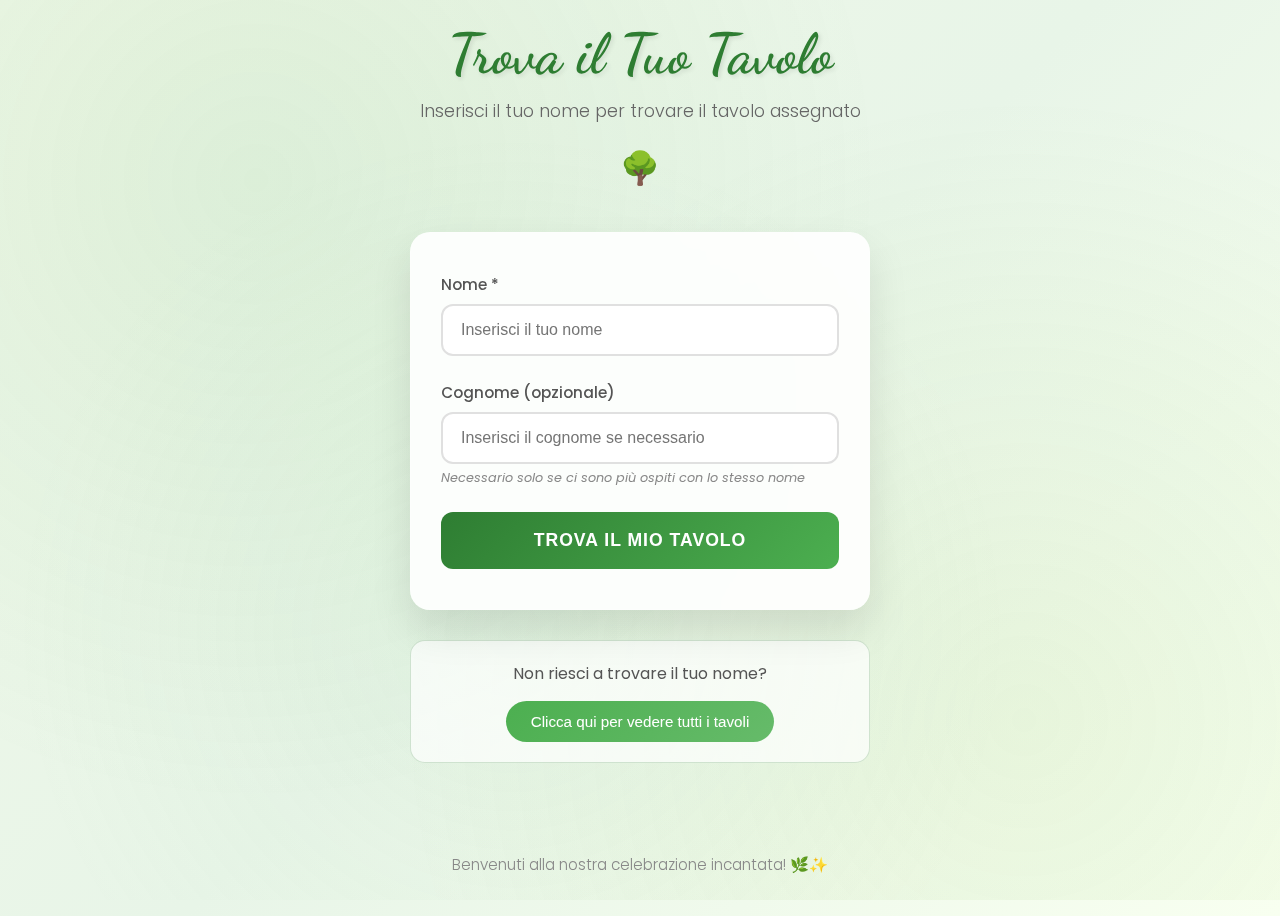
<file: index.html>
<!DOCTYPE html>
<html lang="it">
  <head>
    <meta charset="UTF-8" />
    <meta name="viewport" content="width=device-width, initial-scale=1.0" />
    <title>Assegnazione Tavoli Matrimonio</title>
    <link rel="stylesheet" href="style.css" />
    <link
      href="https://fonts.googleapis.com/css2?family=Dancing+Script:wght@400;600;700&family=Poppins:wght@300;400;500;600&display=swap"
      rel="stylesheet"
    />
  </head>
  <body>
    <div class="container">
      <div class="header">
        <h1 class="wedding-title">Trova il Tuo Tavolo</h1>
        <p class="wedding-subtitle">Inserisci il tuo nome per trovare il tavolo assegnato</p>
        <div class="heart-decoration">🌳</div>
      </div>

      <form id="guestForm" class="guest-form">
        <div class="form-group">
          <label for="firstName">Nome *</label>
          <input
            type="text"
            id="firstName"
            name="firstName"
            required
            placeholder="Inserisci il tuo nome"
          />
        </div>

        <div class="form-group">
          <label for="lastName">Cognome (opzionale)</label>
          <input
            type="text"
            id="lastName"
            name="lastName"
            placeholder="Inserisci il cognome se necessario"
          />
          <small class="form-help">Necessario solo se ci sono più ospiti con lo stesso nome</small>
        </div>

        <button type="submit" class="submit-btn">Trova il Mio Tavolo</button>
      </form>

      <div id="errorMessage" class="error-message" style="display: none"></div>

      <div class="backup-option">
        <p class="backup-text">Non riesci a trovare il tuo nome?</p>
        <button onclick="window.location.href='table-chart.html'" class="backup-btn">
          Clicca qui per vedere tutti i tavoli
        </button>
      </div>

      <div class="footer">
        <p>Benvenuti alla nostra celebrazione incantata! 🌿✨</p>
      </div>
    </div>

    <script src="guests.js"></script>
    <script src="script.js"></script>
  </body>
</html>
</file>
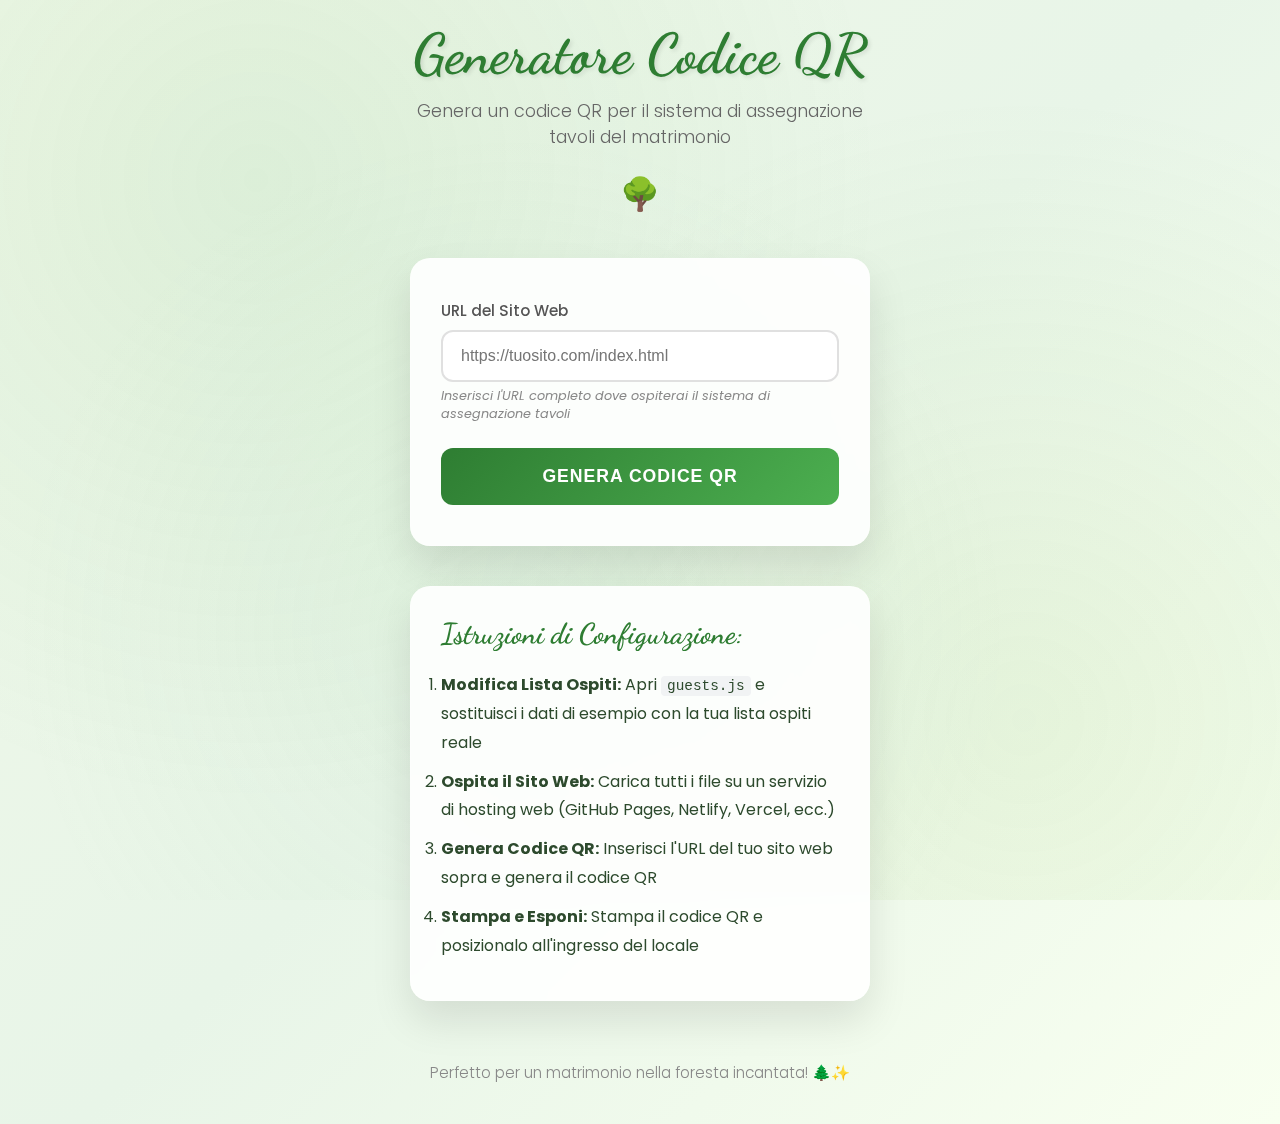
<file: generate-qr.html>
<!DOCTYPE html>
<html lang="it">
  <head>
    <meta charset="UTF-8" />
    <meta name="viewport" content="width=device-width, initial-scale=1.0" />
    <title>Generatore Codice QR - Assegnazione Tavoli Matrimonio</title>
    <link rel="stylesheet" href="style.css" />
    <link
      href="https://fonts.googleapis.com/css2?family=Dancing+Script:wght@400;600;700&family=Poppins:wght@300;400;500;600&display=swap"
      rel="stylesheet"
    />
  </head>
  <body>
    <div class="container">
      <div class="header">
        <h1 class="wedding-title">Generatore Codice QR</h1>
        <p class="wedding-subtitle">
          Genera un codice QR per il sistema di assegnazione tavoli del matrimonio
        </p>
        <div class="heart-decoration">🌳</div>
      </div>

      <div class="qr-generator">
        <div class="form-group">
          <label for="websiteUrl">URL del Sito Web</label>
          <input type="url" id="websiteUrl" placeholder="https://tuosito.com/index.html" value="" />
          <small class="form-help"
            >Inserisci l'URL completo dove ospiterai il sistema di assegnazione tavoli</small
          >
        </div>

        <button id="generateBtn" onclick="generateQR()" class="submit-btn">Genera Codice QR</button>

        <div id="qrResult" class="qr-result" style="display: none">
          <h3>Il Tuo Codice QR:</h3>
          <div id="qrcode"></div>
          <p class="qr-instructions">
            <strong>Istruzioni:</strong><br />
            1. Clicca con il tasto destro sul codice QR e salva l'immagine<br />
            2. Stampalo su un bel cartoncino o poster<br />
            3. Posizionalo all'ingresso del locale del matrimonio<br />
            4. Gli ospiti possono scansionarlo con le fotocamere dei loro telefoni per trovare i
            loro tavoli!
          </p>
          <button onclick="downloadQR()" class="back-btn">Scarica Codice QR</button>
        </div>
      </div>

      <div class="setup-instructions">
        <h3>Istruzioni di Configurazione:</h3>
        <ol>
          <li>
            <strong>Modifica Lista Ospiti:</strong> Apri <code>guests.js</code> e sostituisci i dati
            di esempio con la tua lista ospiti reale
          </li>
          <li>
            <strong>Ospita il Sito Web:</strong> Carica tutti i file su un servizio di hosting web
            (GitHub Pages, Netlify, Vercel, ecc.)
          </li>
          <li>
            <strong>Genera Codice QR:</strong> Inserisci l'URL del tuo sito web sopra e genera il
            codice QR
          </li>
          <li>
            <strong>Stampa e Esponi:</strong> Stampa il codice QR e posizionalo all'ingresso del
            locale
          </li>
        </ol>
      </div>

      <div class="footer">
        <p>Perfetto per un matrimonio nella foresta incantata! 🌲✨</p>
      </div>
    </div>

    <script>
      // Set default URL if running locally
      document.addEventListener('DOMContentLoaded', function () {
        const urlInput = document.getElementById('websiteUrl')
        if (window.location.protocol === 'file:') {
          urlInput.value = window.location.href.replace('generate-qr.html', 'index.html')
        }
      })

      let qrCanvas = null

      function generateQR() {
        const url = document.getElementById('websiteUrl').value
        if (!url) {
          alert('Per favore inserisci un URL del sito web')
          return
        }

        // Show loading state
        const generateBtn = document.getElementById('generateBtn')
        const originalText = generateBtn.textContent
        generateBtn.innerHTML = '<span class="loading"></span> Generazione...'
        generateBtn.disabled = true

        const qrContainer = document.getElementById('qrcode')
        qrContainer.innerHTML = ''

        try {
          // Use QR Server API - reliable and simple
          const qrUrl = `https://api.qrserver.com/v1/create-qr-code/?size=300x300&data=${encodeURIComponent(
            url
          )}&color=2e7d32&bgcolor=ffffff&margin=10`

          const img = document.createElement('img')
          img.src = qrUrl
          img.alt = 'Codice QR per il matrimonio'
          img.className = 'qr-code-image'
          img.style.borderRadius = '10px'
          img.style.boxShadow = '0 10px 30px rgba(0, 0, 0, 0.2)'
          img.style.maxWidth = '100%'
          img.style.height = 'auto'

          img.onload = function () {
            // Reset button
            generateBtn.textContent = originalText
            generateBtn.disabled = false

            qrContainer.appendChild(img)
            qrCanvas = img // Store for download
            document.getElementById('qrResult').style.display = 'block'
          }

          img.onerror = function () {
            // Reset button
            generateBtn.textContent = originalText
            generateBtn.disabled = false
            alert('Errore nella generazione del codice QR. Verifica la connessione internet.')
          }
        } catch (error) {
          // Reset button
          generateBtn.textContent = originalText
          generateBtn.disabled = false
          console.error('Error generating QR code:', error)
          alert('Errore nella generazione del codice QR. Riprova.')
        }
      }

      function downloadQR() {
        if (!qrCanvas) {
          alert('Per favore genera prima un codice QR')
          return
        }

        // For image-based QR codes, we'll download the image directly
        const link = document.createElement('a')
        link.download = 'matrimonio-mariam-ismail-qr-code.png'
        link.href = qrCanvas.src
        link.target = '_blank'
        document.body.appendChild(link)
        link.click()
        document.body.removeChild(link)
      }
    </script>

    <style>
      .qr-generator {
        background: rgba(255, 255, 255, 0.9);
        padding: 40px 30px;
        border-radius: 20px;
        box-shadow: 0 20px 40px rgba(0, 0, 0, 0.1);
        backdrop-filter: blur(10px);
        border: 1px solid rgba(255, 255, 255, 0.2);
        margin-bottom: 40px;
      }

      .qr-result {
        text-align: center;
        margin-top: 30px;
        padding-top: 30px;
        border-top: 1px solid #eee;
      }

      .qr-result h3 {
        margin-bottom: 20px;
        color: #2e7d32;
      }

      .qr-result canvas {
        border-radius: 10px;
        box-shadow: 0 10px 30px rgba(0, 0, 0, 0.1);
        margin-bottom: 20px;
      }

      .qr-instructions {
        background: #f8f9fa;
        padding: 20px;
        border-radius: 10px;
        margin: 20px 0;
        text-align: left;
        font-size: 0.95rem;
        line-height: 1.6;
      }

      .setup-instructions {
        background: rgba(255, 255, 255, 0.9);
        padding: 30px;
        border-radius: 20px;
        box-shadow: 0 20px 40px rgba(0, 0, 0, 0.1);
        backdrop-filter: blur(10px);
        border: 1px solid rgba(255, 255, 255, 0.2);
      }

      .setup-instructions h3 {
        color: #2e7d32;
        margin-bottom: 20px;
        font-family: 'Dancing Script', cursive;
        font-size: 1.8rem;
      }

      .setup-instructions ol {
        text-align: left;
        line-height: 1.8;
      }

      .setup-instructions li {
        margin-bottom: 10px;
      }

      .setup-instructions code {
        background: #f1f3f4;
        padding: 2px 6px;
        border-radius: 4px;
        font-family: 'Monaco', 'Courier New', monospace;
        font-size: 0.9em;
      }
    </style>
  </body>
</html>
</file>
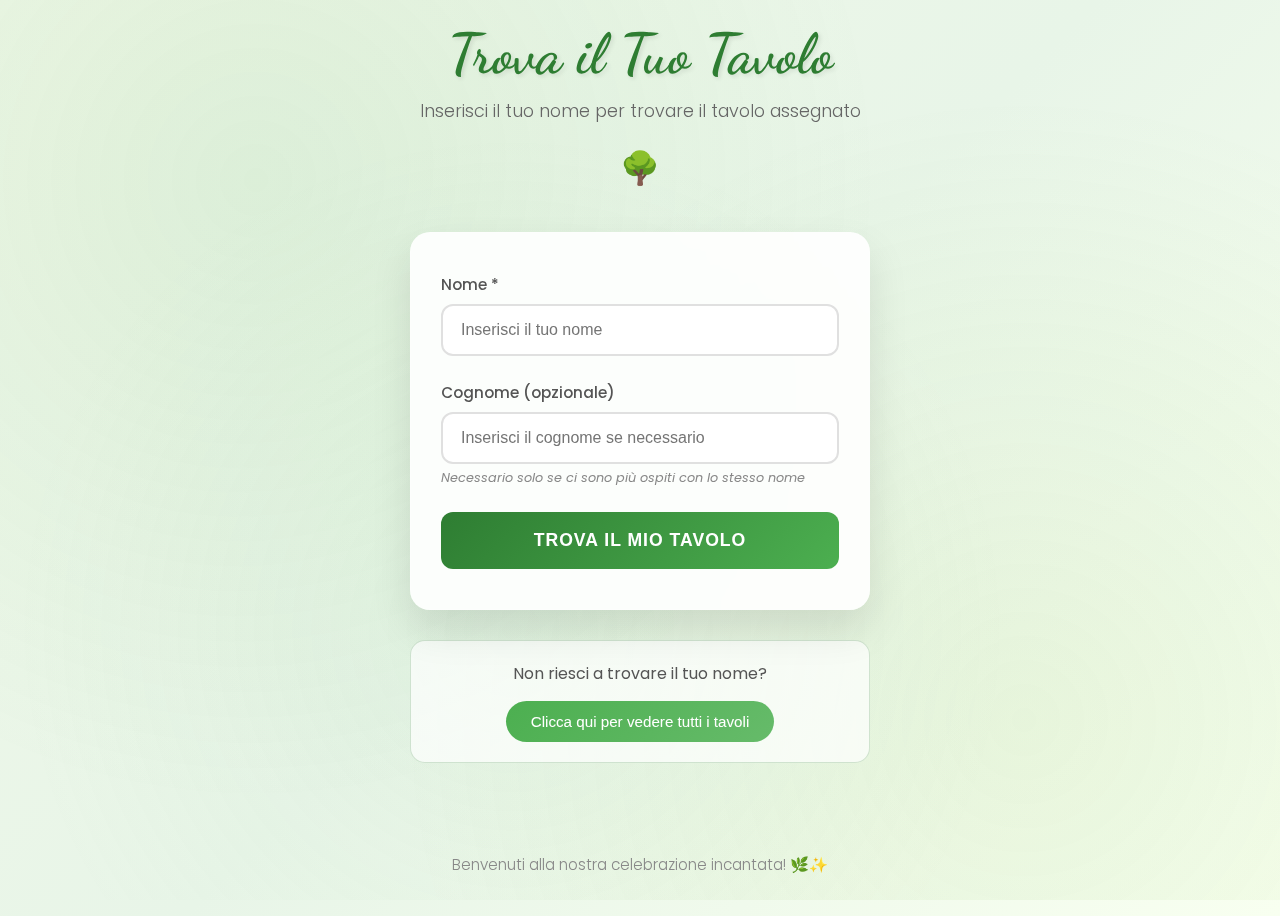
<file: table.html>
<!DOCTYPE html>
<html lang="en">
  <head>
    <meta charset="UTF-8" />
    <meta name="viewport" content="width=device-width, initial-scale=1.0" />
    <title>Your Table Assignment</title>
    <link rel="stylesheet" href="style.css" />
    <link
      href="https://fonts.googleapis.com/css2?family=Dancing+Script:wght@400;600;700&family=Poppins:wght@300;400;500;600&display=swap"
      rel="stylesheet"
    />
  </head>
  <body>
    <div class="container">
      <div class="header">
        <h1 class="wedding-title">Welcome!</h1>
        <div class="heart-decoration">💕</div>
      </div>

      <div class="table-assignment">
        <div class="guest-info">
          <h2 id="guestName" class="guest-name"></h2>
          <p class="welcome-message">We're so happy you're here to celebrate with us!</p>
        </div>

        <div class="table-info">
          <div class="table-card">
            <h3>Your table is:</h3>
            <div id="tableName" class="table-name"></div>
            <div class="table-icon">🍽️</div>
          </div>
        </div>

        <div class="directions">
          <p>Please head to your assigned table and enjoy the celebration!</p>
        </div>

        <div class="actions">
          <button onclick="window.location.href='index.html'" class="back-btn">
            Search Another Guest
          </button>
        </div>
      </div>

      <div class="footer">
        <p>Thank you for being part of our special day! 💒</p>
      </div>
    </div>

    <script src="table-display.js"></script>
  </body>
</html>
</file>
<file: style.css>
/* Reset and base styles */
* {
  margin: 0;
  padding: 0;
  box-sizing: border-box;
}

body {
  font-family: 'Poppins', sans-serif;
  background: linear-gradient(135deg, #f0f8e8 0%, #e8f5e8 50%, #f8fff0 100%);
  min-height: 100vh;
  color: #2d4a2d;
  overflow-x: hidden;
}

/* Background decoration */
body::before {
  content: '';
  position: fixed;
  top: 0;
  left: 0;
  width: 100%;
  height: 100%;
  background-image: radial-gradient(circle at 20% 20%, rgba(76, 175, 80, 0.1) 0%, transparent 50%),
    radial-gradient(circle at 80% 80%, rgba(139, 195, 74, 0.1) 0%, transparent 50%),
    radial-gradient(circle at 40% 70%, rgba(165, 214, 167, 0.1) 0%, transparent 50%);
  z-index: -1;
}

/* Container */
.container {
  max-width: 500px;
  margin: 0 auto;
  padding: 20px;
  min-height: 100vh;
  display: flex;
  flex-direction: column;
  justify-content: center;
  position: relative;
}

/* Header */
.header {
  text-align: center;
  margin-bottom: 40px;
}

.wedding-title {
  font-family: 'Dancing Script', cursive;
  font-size: 3.5rem;
  font-weight: 700;
  color: #2e7d32;
  margin-bottom: 10px;
  text-shadow: 2px 2px 4px rgba(0, 0, 0, 0.1);
}

.wedding-subtitle {
  font-size: 1.1rem;
  color: #666;
  margin-bottom: 20px;
  font-weight: 300;
}

.heart-decoration {
  font-size: 2rem;
  animation: sway 3s ease-in-out infinite;
}

@keyframes sway {
  0% {
    transform: rotate(-3deg);
  }
  50% {
    transform: rotate(3deg);
  }
  100% {
    transform: rotate(-3deg);
  }
}

/* Form styles */
.guest-form {
  background: rgba(255, 255, 255, 0.9);
  padding: 40px 30px;
  border-radius: 20px;
  box-shadow: 0 20px 40px rgba(0, 0, 0, 0.1);
  backdrop-filter: blur(10px);
  border: 1px solid rgba(255, 255, 255, 0.2);
}

.form-group {
  margin-bottom: 25px;
}

.form-group label {
  display: block;
  margin-bottom: 8px;
  font-weight: 500;
  color: #555;
  font-size: 0.95rem;
}

.form-group input {
  width: 100%;
  padding: 15px 18px;
  border: 2px solid #e0e0e0;
  border-radius: 12px;
  font-size: 1rem;
  transition: all 0.3s ease;
  background: rgba(255, 255, 255, 0.8);
}

.form-group input:focus {
  outline: none;
  border-color: #2e7d32;
  transform: translateY(-2px);
  box-shadow: 0 8px 25px rgba(46, 125, 50, 0.2);
}

.form-help {
  display: block;
  margin-top: 5px;
  font-size: 0.8rem;
  color: #888;
  font-style: italic;
}

.submit-btn {
  width: 100%;
  padding: 18px;
  background: linear-gradient(135deg, #2e7d32 0%, #4caf50 100%);
  color: white;
  border: none;
  border-radius: 12px;
  font-size: 1.1rem;
  font-weight: 600;
  cursor: pointer;
  transition: all 0.3s ease;
  text-transform: uppercase;
  letter-spacing: 1px;
}

.submit-btn:hover {
  transform: translateY(-3px);
  box-shadow: 0 15px 35px rgba(46, 125, 50, 0.3);
}

.submit-btn:active {
  transform: translateY(-1px);
}

/* Error message */
.error-message {
  background: #ffebee;
  color: #c62828;
  padding: 15px;
  border-radius: 10px;
  margin-top: 20px;
  border-left: 4px solid #c62828;
  font-weight: 500;
}

/* Table assignment page styles */
.table-assignment {
  text-align: center;
}

.guest-info {
  margin-bottom: 40px;
}

.guest-name {
  font-family: 'Dancing Script', cursive;
  font-size: 2.5rem;
  color: #2e7d32;
  margin-bottom: 15px;
}

.welcome-message {
  font-size: 1.1rem;
  color: #666;
  font-weight: 300;
}

.table-info {
  margin-bottom: 40px;
}

.table-card {
  background: rgba(255, 255, 255, 0.9);
  padding: 40px 30px;
  border-radius: 20px;
  box-shadow: 0 20px 40px rgba(0, 0, 0, 0.1);
  backdrop-filter: blur(10px);
  border: 1px solid rgba(255, 255, 255, 0.2);
  position: relative;
  overflow: hidden;
}

.table-card::before {
  content: '';
  position: absolute;
  top: 0;
  left: 0;
  right: 0;
  height: 4px;
  background: linear-gradient(90deg, #2e7d32, #4caf50, #2e7d32);
}

.table-card h3 {
  font-size: 1.2rem;
  color: #666;
  margin-bottom: 20px;
  font-weight: 400;
}

.table-name {
  font-family: 'Dancing Script', cursive;
  font-size: 4rem;
  font-weight: 700;
  color: #2e7d32;
  margin-bottom: 20px;
  text-shadow: 2px 2px 4px rgba(0, 0, 0, 0.1);
  animation: tableReveal 0.8s ease-out;
}

@keyframes tableReveal {
  0% {
    opacity: 0;
    transform: scale(0.5);
  }
  100% {
    opacity: 1;
    transform: scale(1);
  }
}

.table-icon {
  font-size: 2rem;
  margin-top: 10px;
}

.directions {
  margin-bottom: 30px;
}

.directions p {
  font-size: 1.1rem;
  color: #666;
  font-weight: 300;
}

.actions {
  margin-top: 30px;
}

.back-btn {
  padding: 12px 30px;
  background: transparent;
  color: #2e7d32;
  border: 2px solid #2e7d32;
  border-radius: 25px;
  font-size: 1rem;
  font-weight: 500;
  cursor: pointer;
  transition: all 0.3s ease;
}

.back-btn:hover {
  background: #2e7d32;
  color: white;
  transform: translateY(-2px);
}

/* Footer */
.footer {
  text-align: center;
  margin-top: 40px;
  padding: 20px 0;
}

.footer p {
  color: #888;
  font-size: 0.95rem;
  font-weight: 300;
}

/* Wedding couple signature */
.wedding-couple {
  margin-top: 30px;
  padding: 25px 20px 15px;
  border-top: 2px solid rgba(46, 125, 50, 0.3);
  background: linear-gradient(135deg, rgba(46, 125, 50, 0.05) 0%, rgba(76, 175, 80, 0.05) 100%);
  border-radius: 15px;
  position: relative;
  overflow: hidden;
}

.wedding-couple::before {
  content: '🌿';
  position: absolute;
  top: 10px;
  left: 50%;
  transform: translateX(-50%);
  font-size: 1.5rem;
  opacity: 0.7;
}

.wedding-couple p {
  font-family: 'Dancing Script', cursive;
  font-size: 2.2rem;
  font-weight: 700;
  color: #2e7d32;
  margin: 0;
  text-shadow: 2px 2px 4px rgba(0, 0, 0, 0.15);
  letter-spacing: 2px;
  line-height: 1.2;
  background: linear-gradient(135deg, #2e7d32 0%, #4caf50 100%);
  -webkit-background-clip: text;
  -webkit-text-fill-color: transparent;
  background-clip: text;
  animation: glow 3s ease-in-out infinite alternate;
}

@keyframes glow {
  0% {
    text-shadow: 2px 2px 4px rgba(0, 0, 0, 0.15), 0 0 10px rgba(46, 125, 50, 0.3);
  }
  100% {
    text-shadow: 2px 2px 4px rgba(0, 0, 0, 0.15), 0 0 20px rgba(46, 125, 50, 0.5);
  }
}

/* Responsive design */
@media (max-width: 600px) {
  .container {
    padding: 15px;
  }

  .wedding-title {
    font-size: 2.8rem;
  }

  .guest-form {
    padding: 30px 20px;
  }

  .table-name {
    font-size: 3rem;
  }

  .guest-name {
    font-size: 2rem;
  }

  .wedding-couple p {
    font-size: 1.8rem;
    letter-spacing: 1px;
  }

  .wedding-couple {
    padding: 20px 15px 10px;
    margin-top: 25px;
  }
}

/* Backup option styling */
.backup-option {
   text-align: center;
   margin: 30px 0;
   padding: 20px;
   background: rgba(255, 255, 255, 0.7);
   border-radius: 15px;
   border: 1px solid rgba(46, 125, 50, 0.2);
}

.backup-text {
   font-size: 1rem;
   color: #555;
   margin-bottom: 15px;
   font-weight: 400;
}

.backup-btn {
   padding: 12px 25px;
   background: linear-gradient(135deg, #4caf50 0%, #66bb6a 100%);
   color: white;
   border: none;
   border-radius: 25px;
   font-size: 0.95rem;
   font-weight: 500;
   cursor: pointer;
   transition: all 0.3s ease;
   text-decoration: none;
   display: inline-block;
}

.backup-btn:hover {
   background: linear-gradient(135deg, #388e3c 0%, #4caf50 100%);
   transform: translateY(-2px);
   box-shadow: 0 8px 20px rgba(76, 175, 80, 0.3);
}

/* Table chart page styles */
.table-chart-container {
   background: rgba(255, 255, 255, 0.9);
   padding: 30px;
   border-radius: 20px;
   box-shadow: 0 20px 40px rgba(0, 0, 0, 0.1);
   backdrop-filter: blur(10px);
   border: 1px solid rgba(255, 255, 255, 0.2);
   margin-bottom: 30px;
}

.chart-instructions {
   text-align: center;
   margin-bottom: 25px;
   padding: 15px;
   background: rgba(46, 125, 50, 0.1);
   border-radius: 10px;
   border-left: 4px solid #2e7d32;
}

.chart-instructions p {
   margin: 0;
   font-size: 1.1rem;
   color: #2e7d32;
   font-weight: 500;
}

.chart-image-container {
   text-align: center;
   margin: 20px 0;
   position: relative;
   overflow: hidden;
   border-radius: 15px;
   background: #f8f9fa;
   min-height: 400px;
   display: flex;
   align-items: center;
   justify-content: center;
}

.table-chart-image {
   max-width: 100%;
   height: auto;
   border-radius: 10px;
   box-shadow: 0 10px 30px rgba(0, 0, 0, 0.2);
   cursor: zoom-in;
   transition: transform 0.3s ease;
}

.image-placeholder {
   display: flex;
   align-items: center;
   justify-content: center;
   min-height: 400px;
   background: linear-gradient(135deg, #f8f9fa 0%, #e9ecef 100%);
   border-radius: 15px;
   border: 2px dashed #dee2e6;
}

.placeholder-content {
   text-align: center;
   padding: 40px 20px;
}

.placeholder-content h3 {
   font-size: 2rem;
   color: #6c757d;
   margin-bottom: 15px;
   font-family: 'Dancing Script', cursive;
}

.placeholder-content p {
   color: #6c757d;
   font-size: 1rem;
   margin-bottom: 10px;
}

.placeholder-note {
   font-style: italic;
   font-size: 0.9rem !important;
   color: #495057 !important;
   margin-top: 20px !important;
}

.chart-help {
   text-align: center;
   margin-top: 20px;
   padding: 10px;
   background: rgba(76, 175, 80, 0.1);
   border-radius: 8px;
}

.chart-help p {
   margin: 0;
   font-size: 0.9rem;
   color: #2e7d32;
}

/* Loading animation */
.loading {
   display: inline-block;
   width: 20px;
   height: 20px;
   border: 3px solid rgba(255, 255, 255, 0.3);
   border-radius: 50%;
   border-top-color: #fff;
   animation: spin 1s ease-in-out infinite;
}

@keyframes spin {
   to {
     transform: rotate(360deg);
   }
}
</file>
